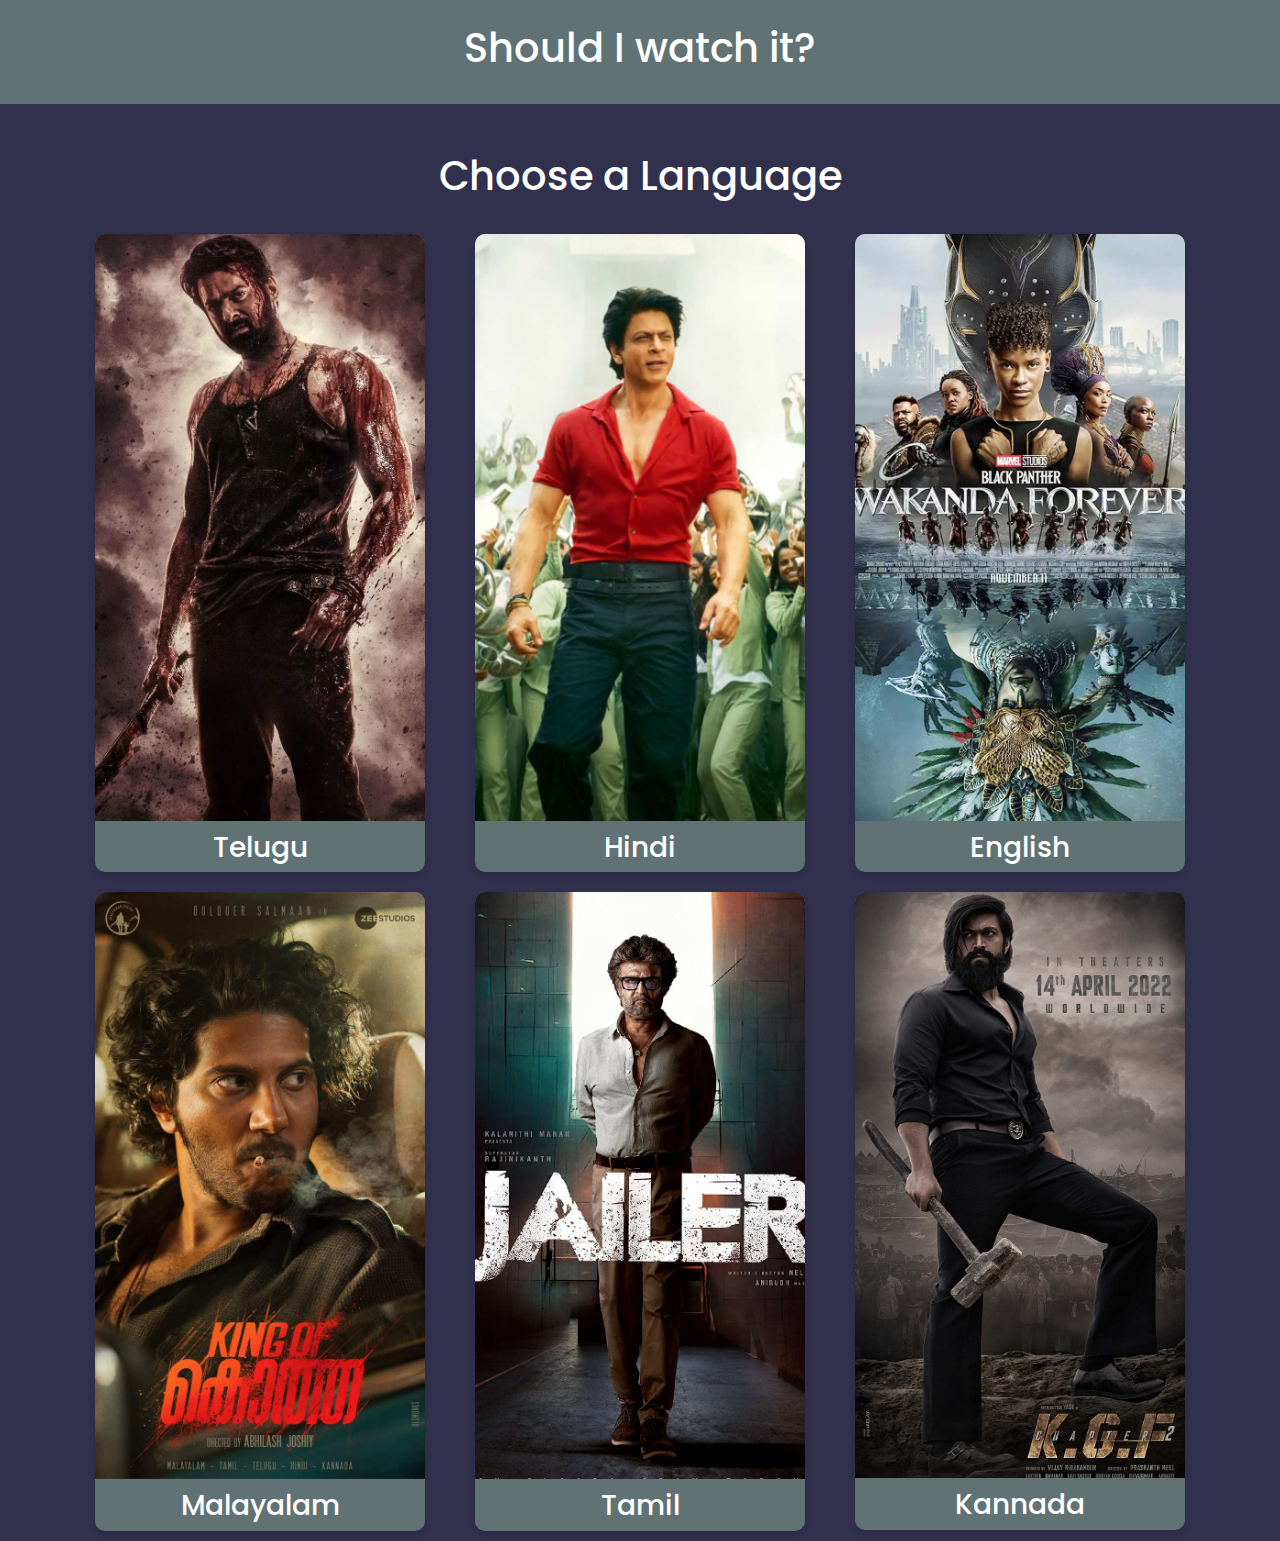
<file: index.html>
<!DOCTYPE html>
<html lang="en">
<head>
    <meta charset="UTF-8">
    <meta name="viewport" content="width=device-width, initial-scale=1.0">
    <link href="https://stackpath.bootstrapcdn.com/bootstrap/4.5.2/css/bootstrap.min.css" rel="stylesheet">
    <style>
@import url("https://fonts.googleapis.com/css2?family=Poppins:wght@200;400&display=swap");

:root {
  --primary-color: #31304D;
  --secondary-color: #607274;
}



        body {
            background-color: var(--primary-color);
            color: #fff;
            font-family: "Poppins", sans-serif;

        }

        .language-tile {
            cursor: pointer;
            border-radius: 10px;
            overflow: hidden;
            margin: 10px;
            box-shadow: 0 4px 6px rgba(0, 0, 0, 0.1);
        }

        .language-tile:hover {
            transform: scale(1.05);
            transition: transform 0.3s ease-in-out;
        }

        .language-tile img {
            width: 100%;
            height: auto;
        }

        .language-title {
            text-align: center;
            margin-top: 10px;
        }
        header {
            background-color: var(--secondary-color);
            color: white;
            text-align: center;
            padding: 1rem;
        }
    </style>
    <title>Language Selection</title>
</head>
<body>
    <header class="text-white text-center py-4">
        <h1>Should I watch it?</h1>
    </header>
<div class="container mt-5">
    <h1 class="text-center mb-4">Choose a Language</h1>
    <div class="row">
        <div class="col-md-4">
            <div class="language-tile" style="background-color: var(--secondary-color);" onclick="redirectToMovies('te')">
                <img src="images/telugu_poster.jpg" alt="Telugu" class="img-fluid">
                <h3 class="language-title">Telugu</h3>
            </div>
        </div>
        <div class="col-md-4">
            <div class="language-tile" style="background-color: var(--secondary-color);" onclick="redirectToMovies('hi')">
                <img src="images/hindi_poster.jpg" alt="Hindi" class="img-fluid">
                <h3 class="language-title">Hindi</h3>
            </div>
        </div>
        <div class="col-md-4">
            <div class="language-tile" style="background-color: var(--secondary-color);" onclick="redirectToMovies('en')">
                <img src="images/english_poster.jpg" alt="English" class="img-fluid">
                <h3 class="language-title">English</h3>
            </div>
        </div>
        
        <div class="col-md-4">
            <div class="language-tile" style="background-color: var(--secondary-color);" onclick="redirectToMovies('ml')">
                <img src="images/malayalam_poster.jpg" alt="Malayalam" class="img-fluid">
                <h3 class="language-title">Malayalam</h3>
            </div>
        </div>
        <div class="col-md-4">
            <div class="language-tile" style="background-color: var(--secondary-color);" onclick="redirectToMovies('ta')">
                <img src="images/tamil_poster.jpg" alt="Tamil" class="img-fluid">
                <h3 class="language-title">Tamil</h3>
            </div>
        </div>
        <div class="col-md-4">
            <div class="language-tile" style="background-color: var(--secondary-color);" onclick="redirectToMovies('kn')">
                <img src="images/kannada_poster.jpg" alt="Kannada" class="img-fluid">
                <h3 class="language-title">Kannada</h3>
            </div>
        </div>
    </div>
</div>

<script>
    function redirectToMovies(language) {
        window.location.href = `movies.html?language=${language}`;
    }
</script>

</body>
</html>
</file>
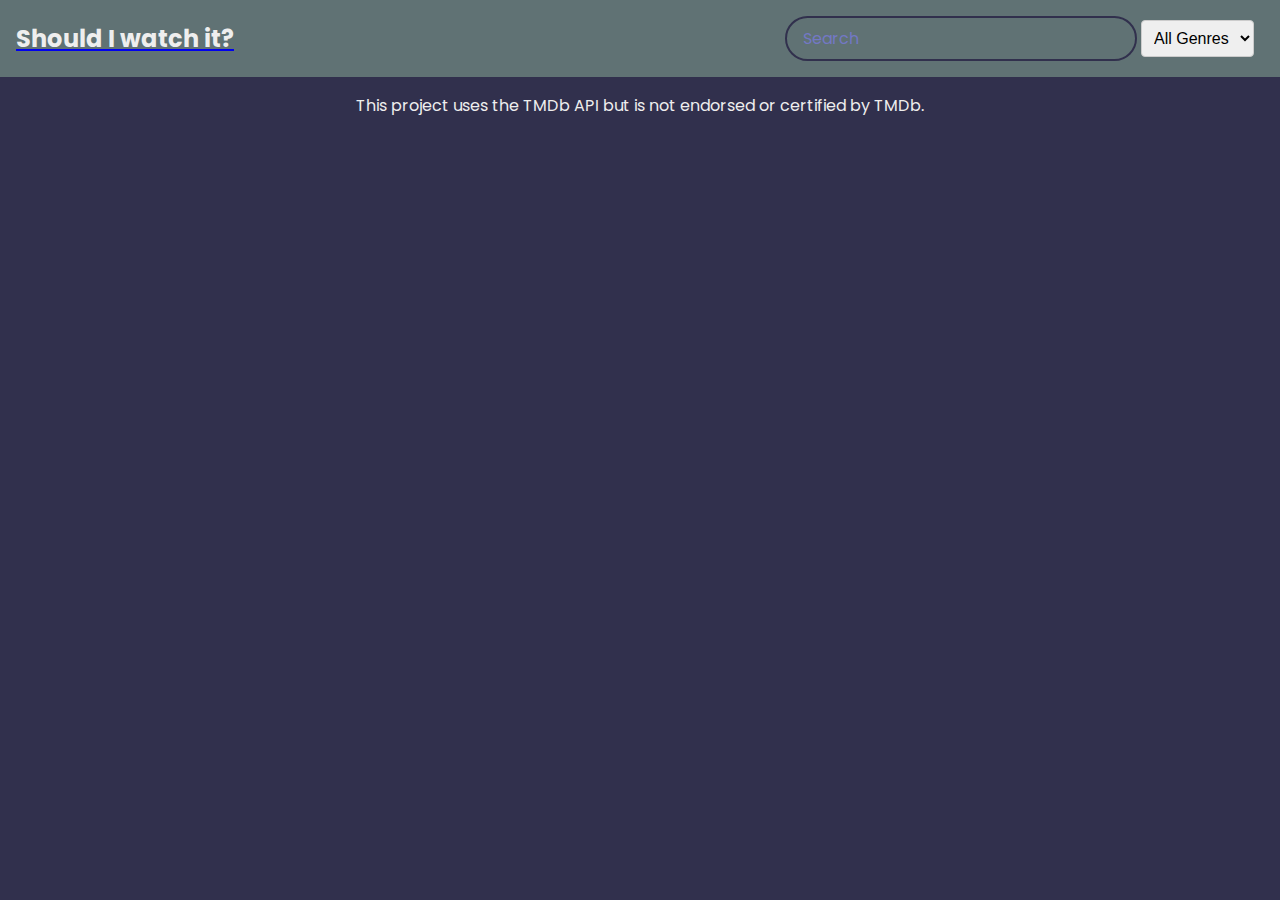
<file: movies.html>
<!DOCTYPE html>
<html lang="en">
  <head>
    <meta charset="UTF-8" />
    <meta name="viewport" content="width=device-width, initial-scale=1.0" />
    <link rel="stylesheet" href="style.css" />
    <title>Movie App</title>
  </head>
  <body>
    <header>
      <a href="/index.html"><h1>Should I watch it?</h1></a>
      <form id="form">
        <input type="text" placeholder="Search" id="search" class="search" />
        <select id="genre" class="genre">
          <option value="">All Genres</option>
          <!-- Add options for specific genres if needed -->
        </select>
      </form>
    </header>
    <main id="main"></main>
    <footer class="footer">
      <p>
        This project uses the TMDb API but is not endorsed or certified by TMDb.
      </p>
    </footer>
    <script src="script.js"></script>
  </body>
</html>
</file>
<file: style.css>
@import url("https://fonts.googleapis.com/css2?family=Poppins:wght@200;400&display=swap");

:root {
  --primary-color: #31304D;
  --secondary-color: #607274;
}

.genre {
  padding: 8px;
  font-size: 16px;
  border: 1px solid #ccc;
  border-radius: 4px;
  margin-right: 10px;
}
* {
  box-sizing: border-box;
}

body {
  background-color: var(--primary-color);
  font-family: "Poppins", sans-serif;
  margin: 0;
}

header {
  padding: 1rem;
  display: flex;
  justify-content: space-between;
  align-items: center;
  background-color: var(--secondary-color);
}

header h1 {
  color: #eee;
  padding: 0;
  margin: 0;
  font-size: 1.5rem;
}

.search {
  background-color: transparent;
  border: 2px solid var(--primary-color);
  border-radius: 50px;
  font-family: inherit;
  font-size: 1rem;
  padding: 0.5rem 1rem;
  color: #fff;
}

.search::placeholder {
  color: #7378c5;
}

.search:focus {
  outline: none;
  background-color: var(--primary-color);
}

main {
  display: flex;
  flex-wrap: wrap;
  justify-content: center;
}

.movie {
  width: 300px;
  margin: 1rem;
  background-color: var(--secondary-color);
  box-shadow: 0 4px 5px rgba(0, 0, 0, 0.2);
  position: relative;
  overflow: hidden;
  border-radius: 3px;
}

.movie img {
  width: 100%;
}

.movie-info {
  color: #eee;
  display: flex;
  align-items: center;
  justify-content: space-between;
  padding: 0.5rem 1rem 1rem;
  letter-spacing: 0.5px;
}

.movie-info h3 {
  margin-top: 0;
}

.movie-info span {
  background-color: var(--primary-color);
  padding: 0.25rem 0.5rem;
  border-radius: 3px;
  font-weight: bold;
}

.movie-info span.green {
  color: lightgreen;
}

.movie-info span.orange {
  color: orange;
}

.movie-info span.red {
  color: red;
}

.overview {
  background-color: #fff;
  padding: 2rem;
  position: absolute;
  left: 0;
  bottom: 0;
  right: 0;
  max-height: 100%;
  transform: translateY(101%);
  overflow-y: auto;
  transition: transform 0.3s ease-in;
}

.movie:hover .overview {
  transform: translateY(0);
}

.footer p {
  color: #eee;
  text-align: center;
}

@media (max-width: 580px) {
  header {
    flex-direction: column;
  }

  header h1 {
    padding: 0.5rem 1rem;
  }
}
</file>
